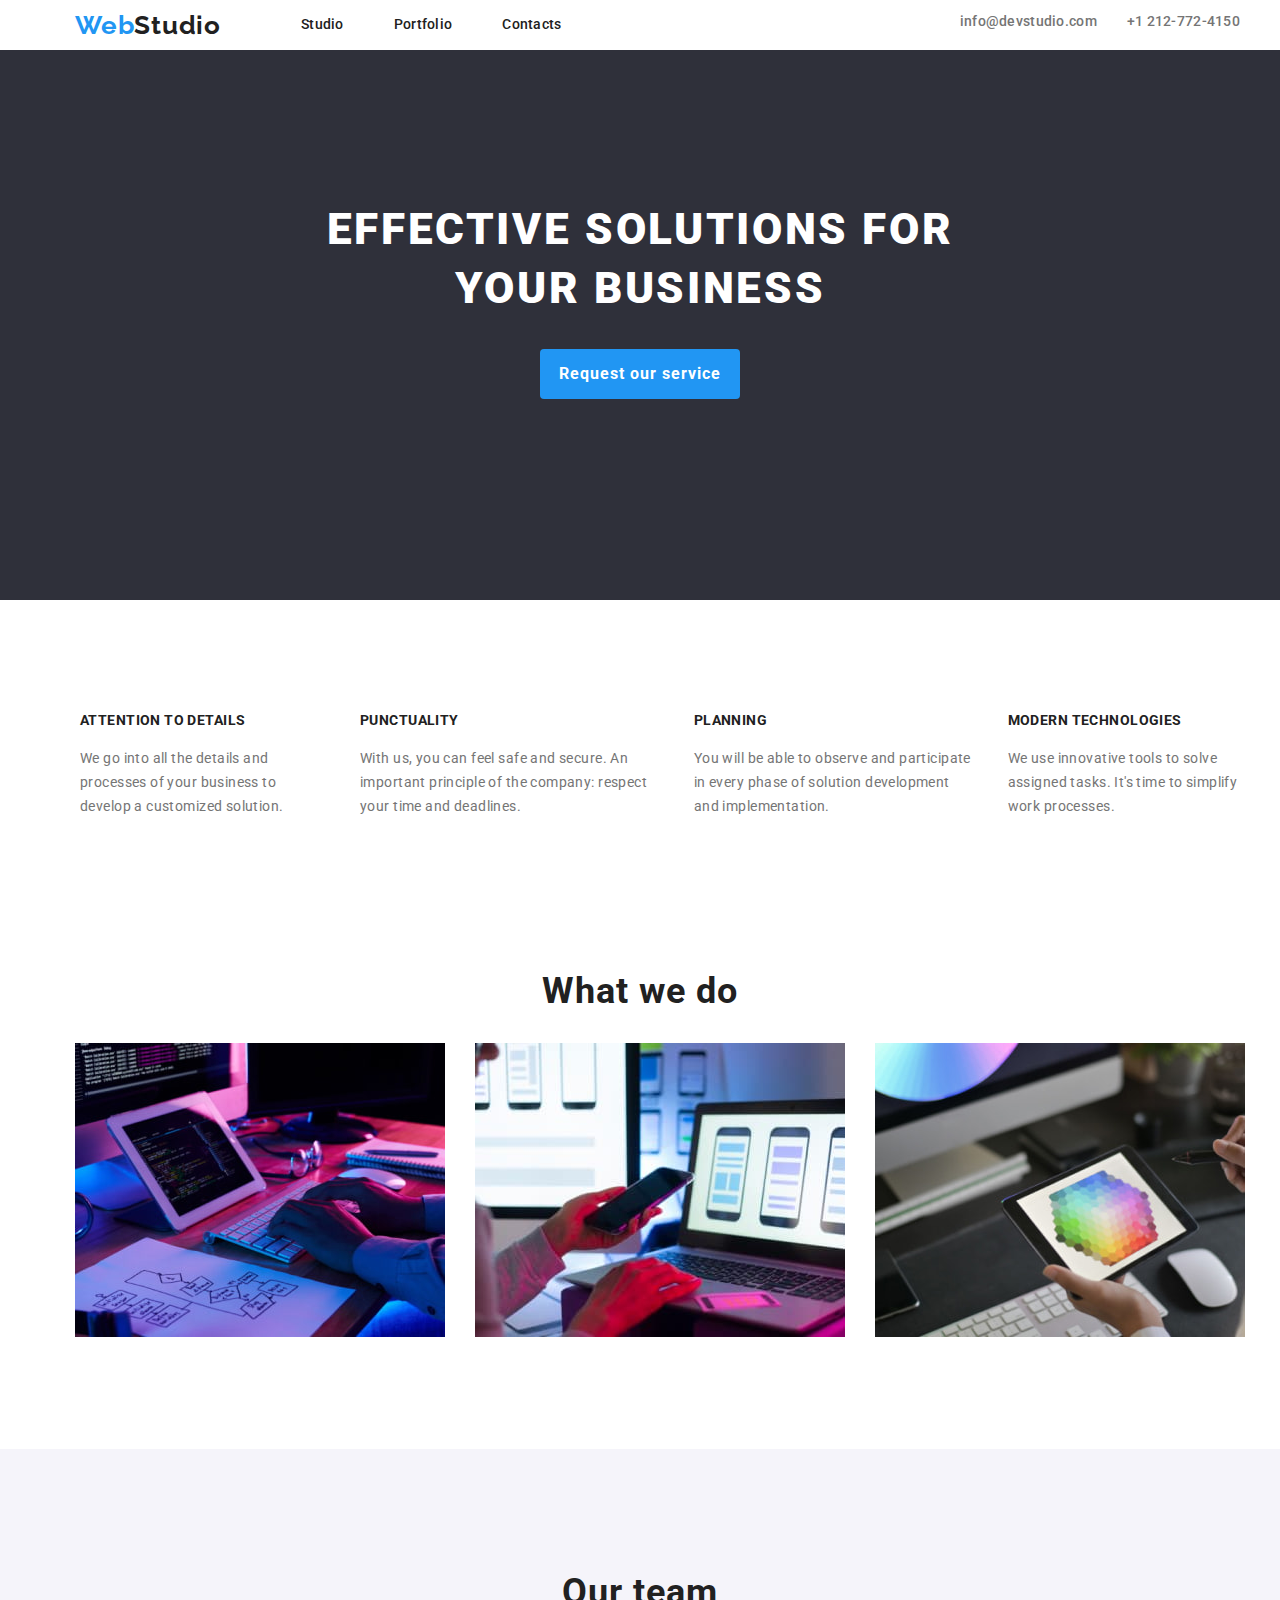
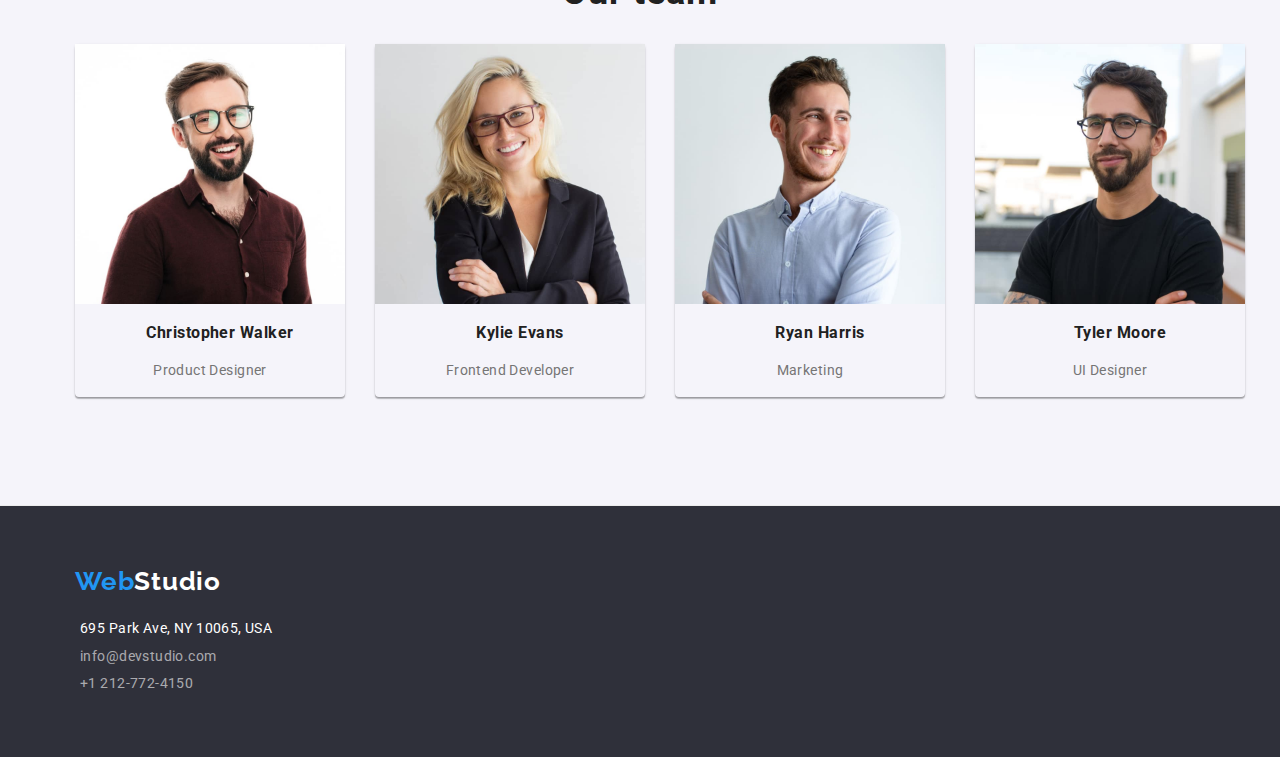
<file: index.html>
<!DOCTYPE html>
<html lang="en">
  <head>
    <meta charset="utf-8" />
    <title>tema pentru acasa #1</title>
    <link
      rel="stylesheet"
      href="https://cdnjs.cloudflare.com/ajax/libs/modern-normalize/1.0.0/modern-normalize.min.css"
    />
    <link rel="stylesheet" href="./css/styles.css" />
    <link rel="preconnect" href="https://fonts.googleapis.com" />
    <link rel="preconnect" href="https://fonts.gstatic.com" crossorigin />
    <link
      href="https://fonts.googleapis.com/css2?family=Raleway:wght@700&family=Roboto:wght@400;500;700;900&display=swap"
      rel="stylesheet"
    />
  </head>
  <body>
    <div class="header-border">
      <header class="page-header">
          <a class="webstudio-header" href="#">Web</a>
          <nav class="header-navigation">
              <ul class="navigation-list">
                <li>
                  <a class="navigation-link" href="./index.html">Studio</a>
                </li>
                <li>
                  <a class="navigation-link" href="./portfolio.html">Portfolio</a>
                </li>
                <li>
                  <a class="navigation-link" href="Contacts">Contacts</a>
                </li>
              </ul>
          </nav>
      

      <div>
        <ul class="header-contact-details">
          <li>
            <a class="header-contact-link" href="mailto:info@devstudio.com"
              >info@devstudio.com</a
            >
          </li>
          <li>
            <a class="header-contact-link" href="tel:+1212-772-4150"
              >+1 212-772-4150</a
            >
          </li>
        </ul>
      </div>
      </header>
      <main>
        <section class="first-section">
          <div class="container">
          <h1>Effective solutions for your business</h1></div>
          <button class="request-button" type="button">
            Request our service
          </button>
        </section>
        <div>
        <div class="container">
          <section class="section">
            <ul class="values">
              <li class="values-list">
                <h4 class="values-title">Attention to details</h4>
                <p class="values-description">
                  We go into all the details and processes of your business to
                  develop a customized solution.
                </p>
              </li>
              <li class="values-list">
                <h4 class="values-title">Punctuality</h4>
                <p class="values-description">
                  With us, you can feel safe and secure. An important principle
                  of the company: respect your time and deadlines.
                </p>
              </li>
              <li class="values-list">
                <h4 class="values-title">Planning</h4>
                <p class="values-description">
                  You will be able to observe and participate in every phase of
                  solution development and implementation.
                </p>
              </li>
              <li class="values-list">
                <h4 class="values-title">Modern technologies</h4>
                <p class="values-description">
                  We use innovative tools to solve assigned tasks. It's time to
                  simplify work processes.
                </p>
              </li>
            </ul>
          </section>
        </div>
        <section class="third-section">
          <h2>What we do</h2>
          <ul class="activity">
            <li class="activities-list">
              <img
                src="images/img(7).jpg"
                alt="person coding on computer"
                width="370"
              />
            </li>
            <li>
              <img
                src="images/img(1)2.jpg"
                alt="person developing a mobile app"
                width="370"
              />
            </li>
            <li>
              <img
                src="images/img(2)2.jpg"
                alt="person using a tablet to draw"
                width="370"
              />
            </li>
          </ul>
        </section>
        <section class="fourth-section">
          <h2>Our team</h2>
          <ul class="team">
            <li class="team-members-list">
              <img
                src="./images/CWalker.jpg"
                alt="Christopher Walker"
                width="270"
              />
              <h3 class="first-employee">Christopher Walker</h3>
              <p class="job-description">Product Designer</p>
            </li>
            <li class="team-members-list">
              <img src="./images/KEvans.jpg" alt="Kylie Evans" width="270" />
              <h3 class="second-employee">Kylie Evans</h3>
              <p class="job-description">Frontend Developer</p>
            </li>
            <li class="team-members-list">
              <img src="./images/RHarris.jpg" alt="Ryan Harris" width="270" />
              <h3 class="third-employee">Ryan Harris</h3>
              <p class="job-description">Marketing</p>
            </li>
            <li class="team-members-list">
              <img src="./images/TMore.jpg" alt="Tyler Moore" width="270" />
              <h3 class="forth-employee">Tyler Moore</h3>
              <p class="job-description">UI Designer</p>
            </li>
          </ul>
        </section>
      </main>
    </div>
      <footer>
        <div class="container">
        <a class="webstudio-footer" href="#">Web</a>
        <address class="footer-contact">
          <ul class="footer-contact-details">
            <li class="address">
              <a id="address" href="">695 Park Ave, NY 10065, USA</a>
            </li>
            <li class="footer-contact">
              <a class="footer-contact-link" href="mailto:info@devstudio.com"
                >info@devstudio.com</a
              >
            </li>
            <li class="footer-contact">
              <a class="footer-contact-link" href="tel:+1212-772-4150"
                >+1 212-772-4150</a
              >
            </li>
          </ul>
        </address>
      </footer>
      </div>
  </body>
</html>
</file>
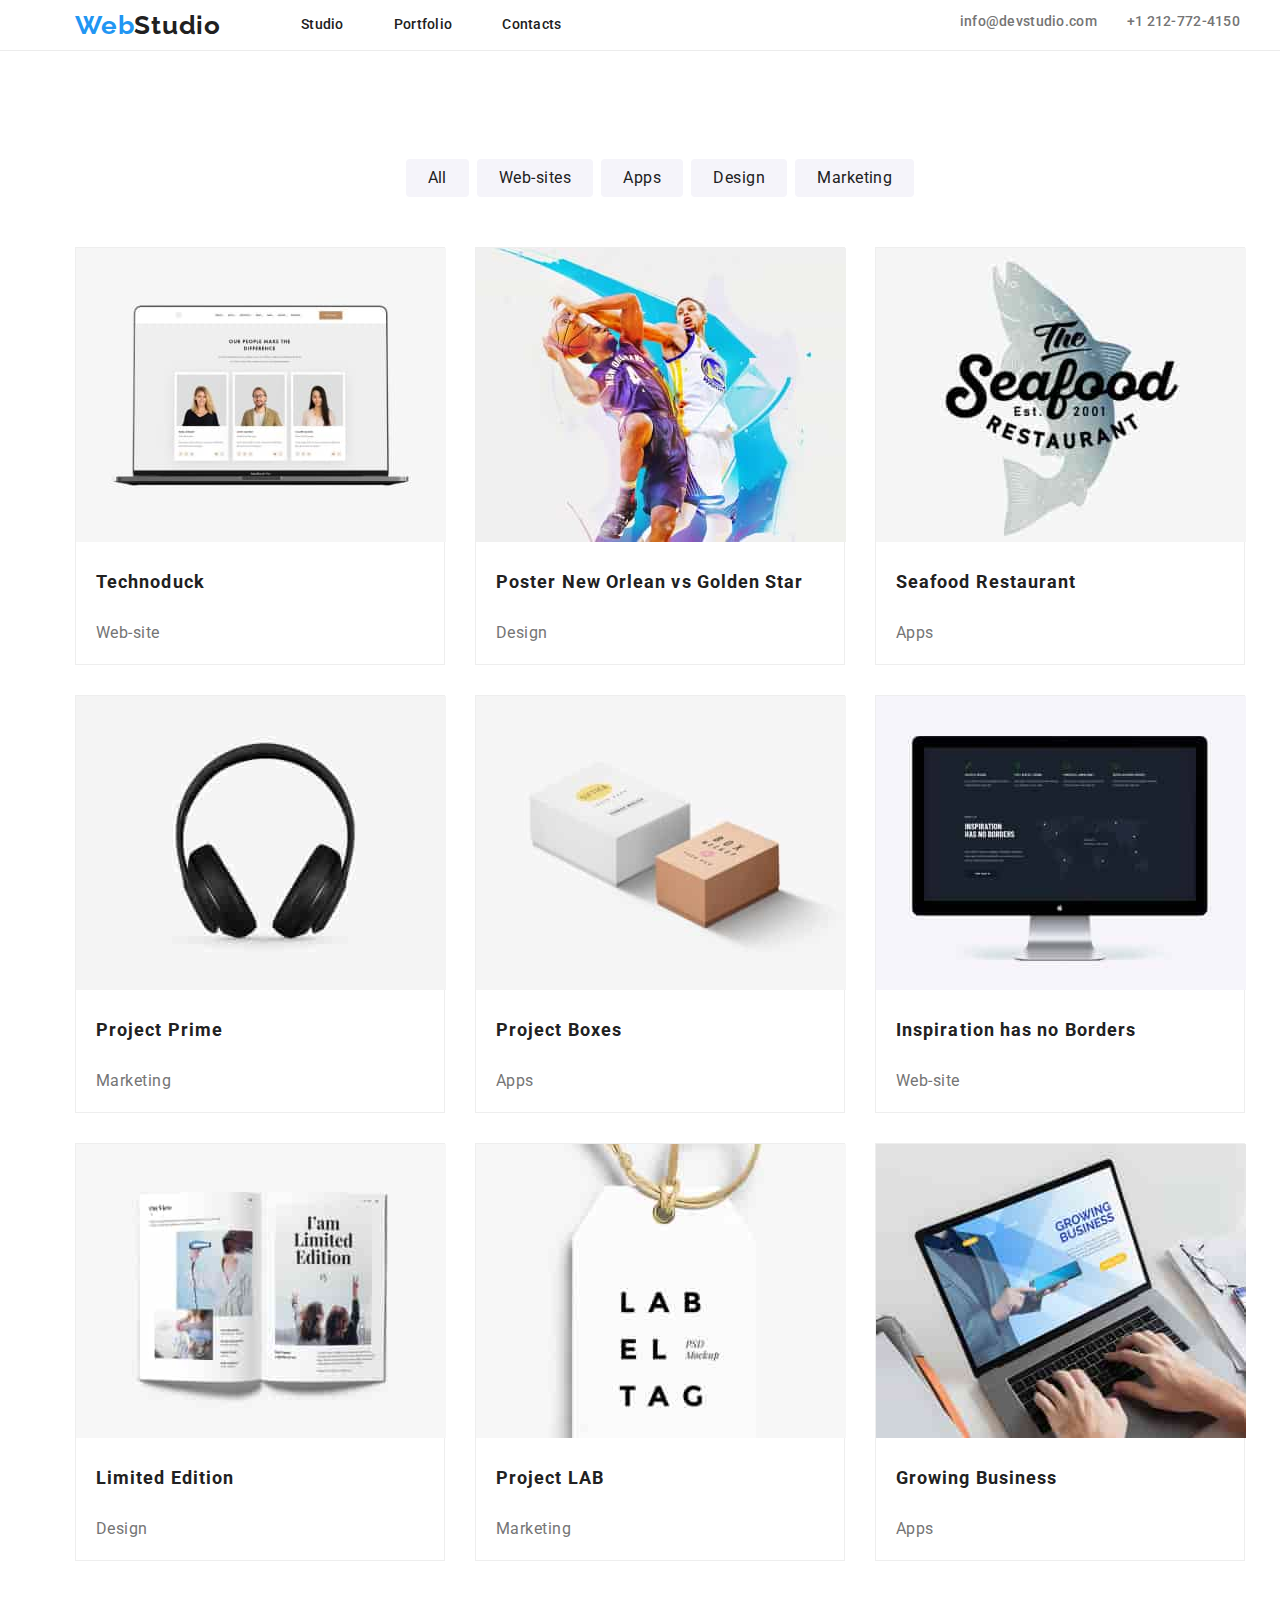
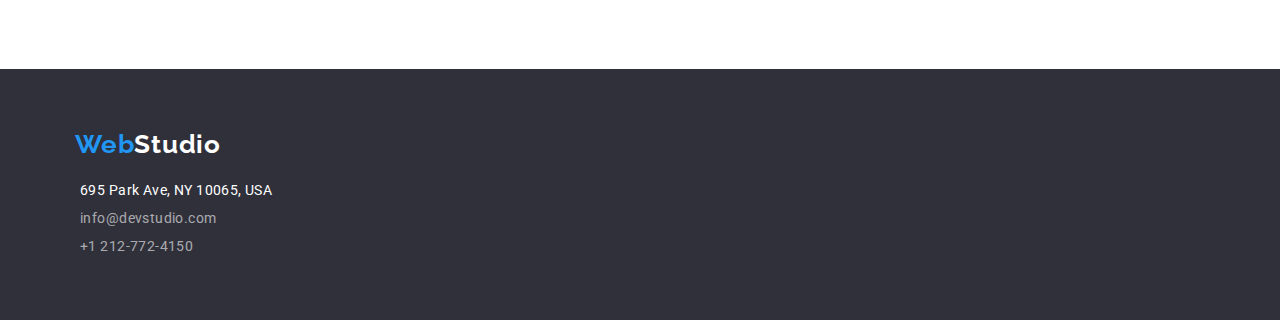
<file: portfolio.html>
<!DOCTYPE html>
<html lang="en">
  <head>
    <meta charset="utf-8" />
    <title>tema pentru acasa #2</title>
    <link
      rel="stylesheet"
      href="https://cdnjs.cloudflare.com/ajax/libs/modern-normalize/1.0.0/modern-normalize.min.css"
    />
    <link rel="stylesheet" href="./css/styles.css" />
    <link rel="preconnect" href="https://fonts.googleapis.com" />
    <link rel="preconnect" href="https://fonts.gstatic.com" crossorigin />
    <link
      href="https://fonts.googleapis.com/css2?family=Raleway:wght@700&family=Roboto:wght@400;500;700;900&display=swap"
      rel="stylesheet"
    />
  </head>
  <body>
    <div class="header-border">
    <header class="page-header">
      <a class="webstudio-header" href="#">Web</a>
      <nav class="header-navigation">
        <ul class="navigation-list">
          <li>
            <a class="navigation-link" href="./index.html">Studio</a>
          </li>
          <li>
            <a class="navigation-link" href="./portfolio.html">Portfolio</a>
          </li>
          <li>
            <a class="navigation-link" href="Contacts">Contacts</a>
          </li>
        </ul>
      </nav>
      <div>
        <ul class="header-contact-details">
          <li>
            <a class="header-contact-link" href="mailto:info@devstudio.com"
              >info@devstudio.com</a
            >
          </li>
          <li">
            <a class="header-contact-link" href="tel:+1212-772-4150"
              >+1 212-772-4150</a
            >
          </li>
        </ul>
      </div>
      </div>
    </header>
    <main>
      <div class="container">
        <ul class="buttons">
          <li><button class="button" type="button">All</button></li>
          <li><button class="button" type="button">Web-sites</button></li>
          <li><button class="button" type="button">Apps</button></li>
          <li><button class="button" type="button">Design</button></li>
          <li><button class="button" type="button">Marketing</button></li>
        </ul>
      </div>
      <section class="section">
        <ul class="cards">
          <li class="cards-list">
            <img
              class="card-image"
              src="./images/laptop.jpg"
              alt="laptop"
              width="370"
            />
            <h3 class="card-title">Technoduck</h3>
            <p class="card-description">Web-site</p>
          </li>
          <li class="cards-list">
            <img
              class="card-image"
              src="./images/basketball.jpg"
              alt="basketball players"
              width="370"
            />
            <h3 class="card-title">Poster New Orlean vs Golden Star</h3>
            <p class="card-description">Design</p>
          </li>
          <li class="cards-list">
            <img
              class="card-image"
              src="./images/print.jpg"
              alt="restaurant name"
              width="370"
            />
            <h3 class="card-title">Seafood Restaurant</h3>
            <p class="card-description">Apps</p>
          </li>
          <li class="cards-list">
            <img
              class="card-image"
              src="./images/headphones.jpg"
              alt="headphones"
              width="370"
            />
            <h3 class="card-title">Project Prime</h3>
            <p class="card-description">Marketing</p>
          </li>
          <li class="cards-list">
            <img
              class="card-image"
              src="./images/box.jpg"
              alt="Boxes"
              width="370"
            />
            <h3 class="card-title">Project Boxes</h3>
            <p class="card-description">Apps</p>
          </li>
          <li class="cards-list">
            <img
              class="card-image"
              src="./images/pc.jpg"
              alt="computer"
              width="370"
            />
            <h3 class="card-title">Inspiration has no Borders</h3>
            <p class="card-description">Web-site</p>
          </li>
          <li class="cards-list">
            <img
              class="card-image"
              src="./images/magazine.jpg"
              alt="magazine"
              width="370"
            />
            <h3 class="card-title">Limited Edition</h3>
            <p class="card-description">Design</p>
          </li>
          <li class="cards-list">
            <img
              class="card-image"
              src="./images/label.jpg"
              alt="label"
              width="370"
            />
            <h3 class="card-title">Project LAB</h3>
            <p class="card-description">Marketing</p>
          </li>
          <li class="cards-list">
            <img
              class="card-image"
              src="./images/typing.jpg"
              alt="typing on laptop"
              width="370"
            />
            <h3 class="card-title">Growing Business</h3>
            <p class="card-description">Apps</p>
          </li>
        </ul>
      </section>
    </main>
  
    <footer>
      <div class="container">
       <a class="webstudio-footer" href="#">Web</a>
        <address class="footer-contact">
          <ul class="footer-contact-details">
            <li class="address">
              <a id="address" href="">695 Park Ave, NY 10065, USA</a>
            </li>
            <li class="footer-contact">
              <a class="footer-contact-link" href="mailto:info@devstudio.com"
                >info@devstudio.com</a
              >
            </li>
            <li class="footer-contact">
              <a class="footer-contact-link" href="tel:+1212-772-4150"
                >+1 212-772-4150</a
              >
            </li>
          </ul>
        </address>
        </div>
    </footer>

  </body>
</html>
</file>
<file: css/styles.css>
h1 {
  letter-spacing: 0.06em;
  text-align: center;
  font-weight: 900;
  font-size: 44px;
  line-height: 1.36;
  color: #ffffff;
  text-transform: uppercase;
  width: 100%;
  padding-top: 50px;
  padding-left: 250px;
  padding-right: 250px;
}
h2 {
  font-weight: 700;
  font-size: 36px;
  line-height: 1.16;
  letter-spacing: 0.03em;
  text-align: center;
  color: #212121;
}

h3 {
  font-weight: 700;
  letter-spacing: 0.03em;
  text-align: center;
  color: #212121;
  padding-left: 20px;
}

h4 {
  font-weight: 700;
  letter-spacing: 0.03em;
  text-transform: uppercase;
  text-align: left;
  color: #212121;
}

p {
  font-weight: 400;
  line-height: 1.71;
  letter-spacing: 0.03em;
  color: #757575;
}

body {
  font-family: "Roboto", sans-serif;
  color: #212121;
  font-style: normal;
  font-weight: 500;
  font-size: 14px;
  line-height: 1.14;
}

header {
  width: 100%;
  background: #ffffff;
}
footer {
  font-weight: 400;
  background: #2f303a;
  height: 251px;
  padding-top: 50px;
  width: 100%;
  margin: 0 auto;
}
ul {
  list-style: none;
}

.header-border {
  width: 100%;
  border-bottom: 1px solid #ececec;
}
.page-header {
  display: flex;
  width: 1200px;
  margin: 0 auto;
}
.header-navigation {
  display: flex;
  flex-grow: 1;
}
.navigation-list {
  display: flex;
  gap: 50px;
  align-items: center;
  margin-left: 40px;
}
.navigation-link {
  letter-spacing: 0.02em;
  color: #212121;
  text-decoration: none;
}
.header-contact-details {
  display: flex;
  gap: 30px;
  align-items: center;
}
.header-contact-link {
  letter-spacing: 0.02em;
  color: #757575;
  text-decoration: none;
}
.webstudio-header,
.webstudio-footer {
  color: #2196f3;
  text-decoration: none;
  font-family: "Raleway";
  font-weight: 700;
  font-size: 26px;
  line-height: 1.93;
  letter-spacing: 0.03em;
  margin-left: 35px;
}
.navigation-link:hover,
.header-contact-link:hover,
.header-contact-link:focus,
.navigation-link:focus,
.footer-contact-link:hover,
.footer-contact-link:focus,
#address:hover,
#address:focus {
  color: #2196f3;
}
.webstudio-header::after {
  content: "Studio";
  color: #212121;
}
.webstudio-footer::after {
  content: "Studio";
  color: #ffffff;
}
.webstudio-footer {
  margin-top: 160px;
}
.section {
  padding-bottom: 94px;
  width: 100%;
}
.container {
  width: 1200px;
  margin: 0 auto;
}
.first-section {
  padding-top: 70px;
  background: #2f303a;
  height: 550px;
  width: 100%;
  margin-bottom: 94px;
  text-align: center;
}
.third-section {
  padding-bottom: 94px;
  width: 100%;
}
.fourth-section {
  background: #f5f4fa;
  padding-top: 94px;
  padding-bottom: 94px;
  width: 100%;
}

.values-description {
  text-align: left;
}

.activity,
.team,
.values {
  display: flex;
  gap: 30px;
  justify-content: center;
}

.team-members-list {
  box-shadow: 0px 1px 3px rgba(0, 0, 0, 0.12), 0px 1px 1px rgba(0, 0, 0, 0.14),
    0px 2px 1px rgba(0, 0, 0, 0.2);
  border-radius: 4px;
}
.job-description {
  text-align: center;
}

.request-button:hover,
.request-button:focus {
  box-shadow: 0px 4px 4px rgba(0, 0, 0, 0.15);
}
.request-button {
  font-weight: 700;
  font-size: 16px;
  line-height: 1.87;
  letter-spacing: 0.06em;
  cursor: pointer;
  color: #ffffff;
  border: none;
  background: #2196f3;
  border-radius: 4px;
  padding-top: 10px;
  padding-bottom: 10px;
  width: 200px;
  margin: 0 auto;
}
.buttons {
  display: flex;
  justify-content: center;
  gap: 8px;
  margin-bottom: 50px;
  padding-top: 94px;
}
.button {
  font-size: 16px;
  line-height: 1.62;
  letter-spacing: 0.03em;
  border: none;
  color: #212121;
  background: #f5f4fa;
  border-radius: 4px;
  cursor: pointer;
  padding: 6px 22px;
}
.button:hover,
.button:focus {
  color: #ffffff;
  background: #2196f3;
  border-radius: 4px;
  box-shadow: 0px 3px 1px rgba(0, 0, 0, 0.1), 0px 1px 2px rgba(0, 0, 0, 0.08),
    0px 2px 2px rgba(0, 0, 0, 0.12);
}
.cards {
  display: grid;
  grid-template-columns: repeat(3, 370px);
  grid-auto-rows: auto;
  grid-gap: 30px;
  justify-content: center;
}

.cards-list {
  box-sizing: border-box;
  border-top: 1px solid #eeeeee;
  border-right: 1px solid #eeeeee;
  border-left: 1px solid #eeeeee;
  border-bottom: 1px solid #eeeeee;
}
.card-title {
  font-family: "Roboto";
  font-weight: 700;
  font-size: 18px;
  line-height: 2;
  letter-spacing: 0.06em;
  text-align: left;
}
.card-description {
  color: #757575;
  font-weight: 400;
  font-size: 16px;
  line-height: 1.87;
  letter-spacing: 0.03em;
  padding-left: 20px;
}
#address {
  letter-spacing: 0.03em;
  color: #ffffff;
  font-style: normal;
  text-decoration: none;
}

.address,
.footer-contact {
  margin-bottom: 12px;
  justify-content: center;
}
.footer-contact-link {
  line-height: 1.14;
  letter-spacing: 0.03em;
  text-decoration: none;
  color: rgba(255, 255, 255, 0.6);
  font-style: normal;
}
.footer-background {
  background: #2f303a;
  width: 100%;
}
</file>
